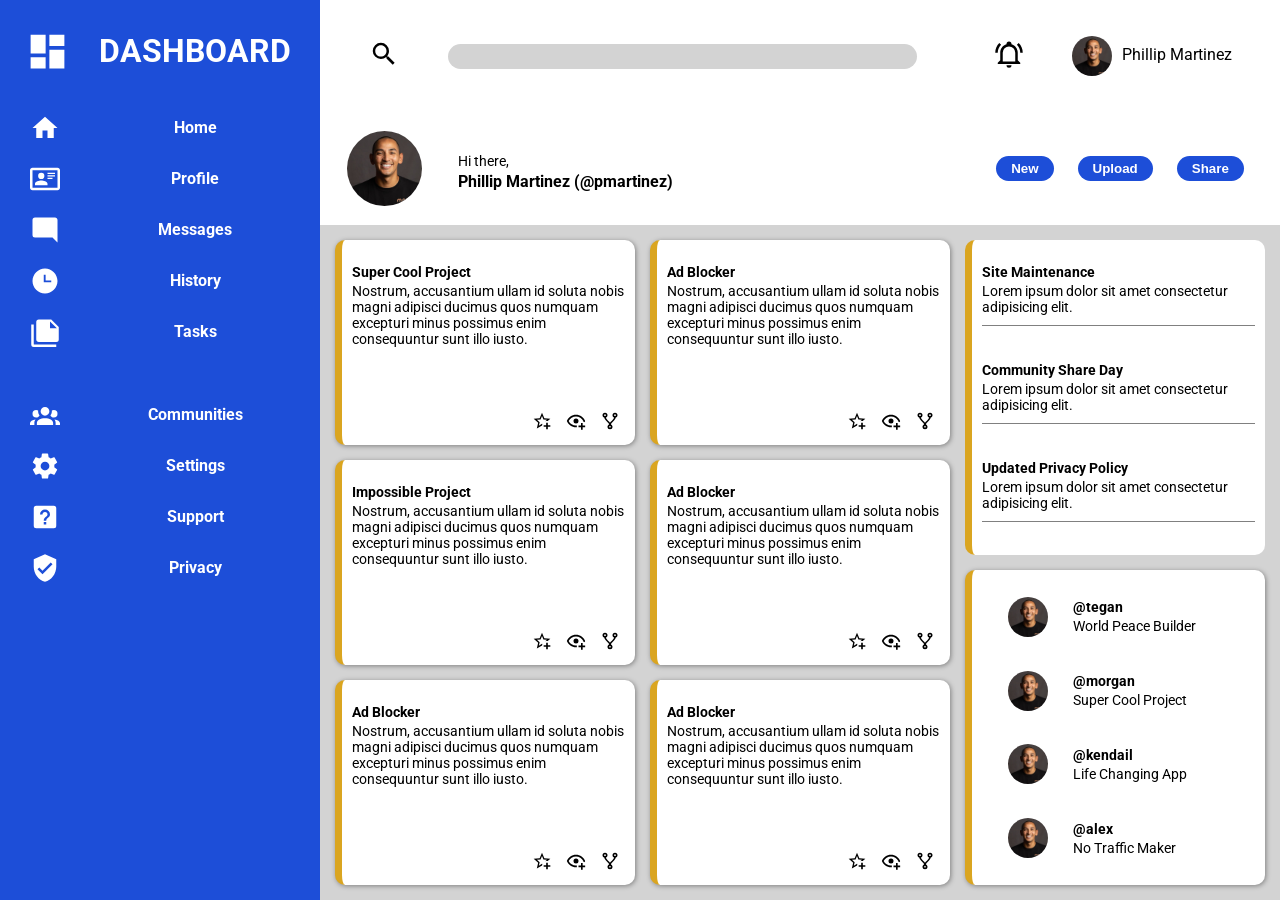
<file: index.html>
<!DOCTYPE html>
<html lang="en">

<head>
    <meta charset="UTF-8">
    <meta name="viewport" content="width=device-width, initial-scale=1.0">
    <title>Admin Dashboard</title>
    <link rel="preconnect" href="https://fonts.googleapis.com">
    <link rel="preconnect" href="https://fonts.gstatic.com" crossorigin>
    <link
        href="https://fonts.googleapis.com/css2?family=Roboto:ital,wght@0,100;0,300;0,400;0,500;0,700;0,900;1,100;1,300;1,400;1,500;1,700;1,900&display=swap"
        rel="stylesheet">
    <link rel="stylesheet" href="adminDashboard.css">
</head>

<body>
    <div id="gridContainer">
        <div id="leftNavbar">
            <div id="leftNavbarInnerGrid">
                <img class="icon" id="dashboardIcon" src="images/view-dashboard.svg">
                <p id="logoWording" class="wording">DASHBOARD</p>

                <img class="icon" id="homeIcon" src="images/home.svg">
                <p class="wording">Home</p>

                <img class="icon" id="profileIcon" src="images/card-account-details-outline.svg">
                <p class="wording">Profile</p>

                <img class="icon" id="messagesIcon" src="images/message-reply.svg">
                <p class="wording">Messages</p>

                <img class="icon" id="historyIcon" src="images/clock-time-three.svg">
                <p class="wording">History</p>

                <img class="icon" id="tasksIcon" src="images/note-multiple.svg">
                <p class="wording">Tasks</p>

                <img class="icon" id="communitiesIcon" src="images/account-group.svg">
                <p class="wording" id="communitiesWording">Communities</p>

                <img class="icon" id="settingsIcon" src="images/cog.svg">
                <p>Settings</p>

                <img class="icon" id="supportIcon" src="images/help-box.svg">
                <p class="wording">Support</p>

                <img class="icon" id="privacyIcon" src="images/shield-check.svg">
                <p class="wording">Privacy</p>
            </div>
        </div>
        <div id="topNavBar">
            <div id="topNavBarInnerGrid">
                <div id="topNavBarTop">
                    <div id="searchBarContainer">
                        <div id="searchIcon">
                            <img src="images/magnify.svg">
                        </div>
                        <div id="searchBar">
                            <input id="searchText">
                        </div>
                    </div>
                    <div id="userAlerts">
                        <div id="topRightContainer">
                            <img src="images/bell-ring-outline.svg">
                        </div>
                        <div id="topRightContainer2">
                            <img id="mainUserAvatar" class="trendingAvatars" src="images/Head_shot.jpg"
                                alt="Head shot avatar"><span id="userName">Phillip Martinez</span>
                        </div>
                    </div>
                </div>
                <div id="topNavBarBottom">
                    <div id="userWelcome">
                        <div id="largeUserAvatarContainer">
                            <img id="largeUserAvatar" src="images/Head_shot.jpg" alt="Head shot avatar">
                        </div>
                        <div id="userNameText">
                            <p id="hiThereText">Hi there,</p>
                            <p id="userNameAndHandle">Phillip Martinez (@pmartinez)</p>
                        </div>
                    </div>
                    <div id="buttonsContainer">
                        <button id="newButton" class="TopNavButtons">New</button>
                        <button id="uploadButton" class="TopNavButtons">Upload</button>
                        <button id="shareButton" class="TopNavButtons">Share</button>
                    </div>
                </div>
            </div>
        </div>
        <div id="mainSection">
            <div id="leftBoxes">
                <div id="leftBoxOne" class="mainSectionBoxes">
                    <div id="leftBoxOneText">
                        <p id="leftBoxOneTitle">Super Cool Project</p>
                        <p id="leftBoxOneDesc">Nostrum, accusantium ullam id soluta nobis magni adipisci ducimus quos
                            numquam excepturi minus possimus enim consequuntur sunt illo iusto.</p>
                    </div>
                    <div id="leftBoxOneIcons">
                        <img class="starIcon" src="images/star-plus-outline.svg">
                        <img class="eyeIcon" src="images/eye-plus-outline.svg">
                        <img class="forkIcon" src="images/source-fork.svg">
                    </div>
                </div>
                <div id="leftBoxTwo" class="mainSectionBoxes">
                    <div id="leftBoxTwoText">
                        <p id="leftBoxTwoTitle">Impossible Project</p>
                        <p id="leftBoxTwoDesc">Nostrum, accusantium ullam id soluta nobis magni adipisci ducimus quos
                            numquam excepturi minus possimus enim consequuntur sunt illo iusto.</p>
                    </div>
                    <div id="leftBoxTwoIcons">
                        <img class="starIcon" src="images/star-plus-outline.svg">
                        <img class="eyeIcon" src="images/eye-plus-outline.svg">
                        <img class="forkIcon" src="images/source-fork.svg">
                    </div>
                </div>
                <div id="leftBoxThree" class="mainSectionBoxes">
                    <div id="leftBoxThreeText">
                        <p id="leftBoxThreeTitle">Ad Blocker</p>
                        <p id="leftBoxThreeDesc">Nostrum, accusantium ullam id soluta nobis magni adipisci ducimus quos
                            numquam excepturi minus possimus enim consequuntur sunt illo iusto.</p>
                    </div>
                    <div id="leftBoxThreeIcons">
                        <img class="starIcon" src="images/star-plus-outline.svg">
                        <img class="eyeIcon" src="images/eye-plus-outline.svg">
                        <img class="forkIcon" src="images/source-fork.svg">
                    </div>
                </div>
            </div>
            <div id="middleBoxes">
                <div id="middleBoxOne" class="mainSectionBoxes">
                    <div id="middleBoxOneText">
                        <p id="middleBoxOneTitle">Ad Blocker</p>
                        <p id="middleBoxOneDesc">Nostrum, accusantium ullam id soluta nobis magni adipisci ducimus quos
                            numquam excepturi minus possimus enim consequuntur sunt illo iusto.</p>
                    </div>
                    <div id="middleBoxOneIcons">
                        <img class="starIcon" src="images/star-plus-outline.svg">
                        <img class="eyeIcon" src="images/eye-plus-outline.svg">
                        <img class="forkIcon" src="images/source-fork.svg">
                    </div>
                </div>
                <div id="middleBoxTwo" class="mainSectionBoxes">
                    <div id="middleBoxTwoText">
                        <p id="middleBoxTwoTitle">Ad Blocker</p>
                        <p id="middleBoxTwoDesc">Nostrum, accusantium ullam id soluta nobis magni adipisci ducimus quos
                            numquam excepturi minus possimus enim consequuntur sunt illo iusto.</p>
                    </div>
                    <div id="middleBoxTwoIcons">
                        <img class="starIcon" src="images/star-plus-outline.svg">
                        <img class="eyeIcon" src="images/eye-plus-outline.svg">
                        <img class="forkIcon" src="images/source-fork.svg">
                    </div>
                </div>
                <div id="middleBoxThree" class="mainSectionBoxes">
                    <div id="middleBoxThreeText">
                        <p id="middleBoxThreeTitle">Ad Blocker</p>
                        <p id="middleBoxThreeDesc">Nostrum, accusantium ullam id soluta nobis magni adipisci ducimus
                            quos numquam excepturi minus possimus enim consequuntur sunt illo iusto.</p>
                    </div>
                    <div id="middleBoxThreeIcons">
                        <img class="starIcon" src="images/star-plus-outline.svg">
                        <img class="eyeIcon" src="images/eye-plus-outline.svg">
                        <img class="forkIcon" src="images/source-fork.svg">
                    </div>
                </div>
            </div>
            <div id="rightBoxes">
                <div id="rightBoxOne" class="mainSectionBoxes">
                    <div id="rightBoxOneFirst">
                        <p class="rightBoxesTopTitle">Site Maintenance</p>
                        <p class="rightBoxesTopText">Lorem ipsum dolor sit amet consectetur adipisicing elit.</p>
                    </div>
                    <div id="rightBoxOneSecond">
                        <div id="rightBoxOneSecond">
                            <p class="rightBoxesTopTitle">Community Share Day</p>
                            <p class="rightBoxesTopText">Lorem ipsum dolor sit amet consectetur adipisicing elit.</p>
                        </div>
                    </div>
                    <div id="rightBoxOneThird">
                        <div id="rightBoxOneThird">
                            <p class="rightBoxesTopTitle">Updated Privacy Policy</p>
                            <p class="rightBoxesTopText">Lorem ipsum dolor sit amet consectetur adipisicing elit.</p>
                        </div>
                    </div>
                </div>
                <div id="rightBoxTwo" class="mainSectionBoxes">
                    <div class="trending" id="trendingOneAvatarContainer">
                        <img id="trendingOneAvatar" class="trendingAvatars" src="images/Head_shot.jpg"
                            alt="Head shot avatar">
                    </div>
                    <div id="trendingOneTextContainer">
                        <p class="user">@tegan</p>
                        <p class="userLine">World Peace Builder</p>
                    </div>

                    <div class="trending" id="trendingTwoAvatarContainer">
                        <img id="trendingTwoAvatar" class="trendingAvatars" src="images/Head_shot.jpg"
                            alt="Head shot avatar">
                    </div>
                    <div id="trendingTwoTextContainer">
                        <p class="user">@morgan</p>
                        <p class="userLine">Super Cool Project</p>
                    </div>

                    <div class="trending" id="trendingThreeAvatarContainer">
                        <img id="trendingThreeAvatar" class="trendingAvatars" src="images/Head_shot.jpg"
                            alt="Head shot avatar">
                    </div>
                    <div id="trendingThreeTextContainer">
                        <p class="user">@kendail</p>
                        <p class="userLine">Life Changing App</p>
                    </div>

                    <div class="trending" id="trendingFourAvatarContainer">
                        <img id="trendingFourAvatar" class="trendingAvatars" src="images/Head_shot.jpg"
                            alt="Head shot avatar">
                    </div>
                    <div id="trendingFourTextContainer">
                        <p class="user">@alex</p>
                        <p class="userLine">No Traffic Maker</p>
                    </div>
                </div>
            </div>
        </div>

    </div>
</body>

</html>
</file>
<file: adminDashboard.css>
body {
    font-family: Roboto, sans-serif;
    margin: 0;
}

#gridContainer {
    display: grid;
    grid-template-rows: repeat(4, 1fr);
    grid-template-columns: repeat(4, 1fr);
    height: 100vh;
    width: 100%;

}

/* #gridContainer div{
    border: 1px solid red;
} */
#leftNavbar {
    background-color: #1d4ed8;
    grid-column-start: 1;
    grid-column-end: 2;
    grid-row-start: 1;
    grid-row-end: 5;
    text-align: center;
}

#leftNavbarInnerGrid {
    display: grid;
    color: white;
    grid-template-columns: auto 1fr;
    align-items: center;
    padding-left: 20px;
    font-weight: bold;
}

#icon {
    grid-column-start: 1;
    grid-column-end: 2;
    grid-row-start: 1;
    grid-row-end: 2;
}

#icon:hover {
    box-shadow: 5px 5px 11px black;
}

#wording {
    grid-column-start: 2;
    grid-column-end: 3;
    grid-row-start: 2;
    grid-row-end: 3;
}

#logoWording {
    font-size: 2rem;
}

#dashboardIcon {
    padding-left: 5px;
}

#topNavBarTop {
    display: grid;
    grid-template-rows: 1fr;
    grid-template-columns: 2fr 1fr;
}

#topNavBarBottom {
    display: grid;
    grid-template-rows: 1fr;
    grid-template-columns: 2fr 1fr;
}

#buttonsContainer {
    align-content: center;
    text-align: center;
}

.TopNavButtons {
    border-radius: 15px;
    border: 0px;
    background-color: #1d4ed8;
    color: white;
    padding: 5px 15px;
    margin: auto;
    font-weight: bold;
}

#searchBarContainer {
    display: grid;
    grid-template-rows: 1fr;
    grid-template-columns: 1fr 4fr;
}

#searchIcon {
    align-content: center;
    text-align: center;
}

#searchBar {
    align-content: center;
    text-align: left;
}

#userAlerts {
    display: grid;
    grid-template-rows: 1fr;
    grid-template-columns: 1fr 4fr;
}

#topRightContainer {
    align-content: center;
    text-align: right;
}

#searchText {
    border-radius: 15px;
    border: 0;
    background-color: lightgray;
    padding-left: 150px;
    padding-right: 150px;
    padding-top: 5px;
    padding-bottom: 5px;
}

#userWelcome {
    display: grid;
    grid-template-rows: 1fr;
    grid-template-columns: 1fr 4fr;
}

#largeUserAvatarContainer {
    grid-column-start: 1;
    grid-column-end: 2;
    grid-row-start: 1;
    grid-row-end: 2;
    text-align: center;
    align-content: center;
}

#largeUserAvatar {
    height: 75px;
    width: 75px;
    border-radius: 50%;
    vertical-align: middle;
}

#userNameText {
    padding-left: 10px;
}

#hiThereText {
    margin-top: 10px;
    margin-bottom: 3px;
    font-size: .85rem;
}

#userNameText {
    align-content: center;
}

#userNameAndHandle {
    margin-top: 3px;
    margin-bottom: 3px;
    font-weight: bold;
}

#topRightContainer2 {
    align-content: center;
    text-align: center;
}

#mainUserAvatar {
    margin-right: 10px;
}

#newButton {
    margin-left: 10px;
    margin-right: 10px;
}

#uploadButton,
#shareButton {
    margin-left: 10px;
    margin-right: 10px;
}

#homeIcon,
#profileIcon,
#messagesIcon,
#historyIcon,
#tasksIcon,
#communitiesIcon,
#settingsIcon,
#supportIcon,
#privacyIcon {
    padding-left: 10px;
}

#communitiesIcon {
    margin-top: 32px;
}

#communitiesWording {
    margin-top: 48px;
}

#topNavBar {
    grid-column-start: 2;
    grid-column-end: 5;
    grid-row-start: 1;
    grid-row-end: 2;
    display: grid
}

#topNavBarInnerGrid {
    display: grid;
    grid-template-rows: repeat(2, 1fr);
    grid-template-columns: repeat(3, 1fr);
}

#topNavBarTop {
    grid-column-start: 1;
    grid-column-end: 4;
    grid-row-start: 1;
    grid-row-end: 2;
}

#topNavBarBottom {
    grid-column-start: 1;
    grid-column-end: 4;
    grid-row-start: 2;
    grid-row-end: 3;
}

#mainSection {
    grid-template-rows: repeat(3, 1fr);
    grid-template-columns: repeat(3, 1fr);
    grid-column-start: 2;
    grid-column-end: 5;
    grid-row-start: 2;
    grid-row-end: 5;
    display: grid;
    gap: 15px;
    padding: 15px;
    background-color: lightgrey;
    box-sizing: border-box;
}

#leftBoxes {
    grid-column-start: 1;
    grid-column-end: 2;
    grid-row-start: 1;
    grid-row-end: 4;
    display: grid;
    grid-template-rows: repeat(3, 1fr);
    grid-template-columns: repeat(1, 1fr);
    gap: 15px;
    box-sizing: border-box;
}

#middleBoxes {
    grid-column-start: 2;
    grid-column-end: 3;
    grid-row-start: 1;
    grid-row-end: 4;
    display: grid;
    grid-template-rows: repeat(3, 1fr);
    grid-template-columns: repeat(1, 1fr);
    gap: 15px;
    box-sizing: border-box;
}

#rightBoxes {
    grid-column-start: 3;
    grid-column-end: 4;
    grid-row-start: 1;
    grid-row-end: 4;
    display: grid;
    grid-template-rows: repeat(2, 1fr);
    grid-template-columns: repeat(1, 1fr);
    gap: 15px;
    box-sizing: border-box;
}

.mainSectionBoxes {
    background-color: white;
    padding: 10px;
    border-radius: 10px;
    border-left: solid 7px goldenrod;
}

#leftBoxOne,
#leftBoxTwo,
#leftBoxThree,
#middleBoxOne,
#middleBoxTwo,
#middleBoxThree {
    display: grid;
    grid-template-rows: 1fr auto;
    grid-template-columns: 1fr;
    box-shadow: 1px 1px 5px grey;
}

#leftBoxOneText,
#leftBoxTwoText,
#leftBoxThreeText,
#middleBoxOneText,
#middleBoxTwoText,
#middleBoxThreeText {
    font-size: .85rem;
}

#leftBoxOneTitle,
#leftBoxTwoTitle,
#leftBoxThreeTitle,
#middleBoxOneTitle,
#middleBoxTwoTitle,
#middleBoxThreeTitle {
    font-weight: bold;
    margin-bottom: 3px;
}

#leftBoxOneIcons,
#leftBoxTwoIcons,
#leftBoxThreeIcons,
#middleBoxOneIcons,
#middleBoxTwoIcons,
#middleBoxThreeIcons {
    text-align: right;
}

#leftBoxOneDesc,
#leftBoxTwoDesc,
#leftBoxThreeDesc,
#middleBoxOneDesc,
#middleBoxTwoDesc,
#middleBoxThreeDesc {
    margin-top: 3px;
}

.starIcon,
.eyeIcon,
.forkIcon {
    margin-left: 5px;
    margin-right: 5px;
}

#rightBoxOne {
    display: grid;
    grid-template-rows: 1fr 1fr 1fr;
    grid-template-columns: 1fr;
    font-size: .85rem;
}

.rightBoxesTopTitle {
    font-weight: bold;
    margin-bottom: 3px;

}

.rightBoxesTopText {
    margin-top: 3px;
    padding-bottom: 10px;
    margin-bottom: 6px;
    border-bottom: 1px solid gray;
}

#rightBoxTwo {
    display: grid;
    grid-template-rows: 1fr 1fr 1fr 1fr;
    grid-template-columns: 1fr 2fr;
    align-items: center;
    box-shadow: 1px 1px 5px grey;
}

.trendingAvatars {
    width: 40px;
    height: 40px;
    border-radius: 50%;
    vertical-align: middle;
}

#trendingOneAvatarContainer {
    grid-column-start: 1;
    grid-column-end: 2;
    grid-row-start: 1;
    grid-row-end: 2;
    text-align: center;
}

#trendingTwoAvatarContainer {
    grid-column-start: 1;
    grid-column-end: 2;
    grid-row-start: 2;
    grid-row-end: 3;
    text-align: center;
}

#trendingThreeAvatarContainer {
    grid-column-start: 1;
    grid-column-end: 2;
    grid-row-start: 3;
    grid-row-end: 4;
    text-align: center;
}

#trendingFourAvatarContainer {
    grid-column-start: 1;
    grid-column-end: 2;
    grid-row-start: 4;
    grid-row-end: 5;
    text-align: center;
}

#trendingOneTextContainer {
    grid-column-start: 2;
    grid-column-end: 3;
    grid-row-start: 1;
    grid-row-end: 2;
    text-align: left;
}

#trendingTwoTextContainer {
    grid-column-start: 2;
    grid-column-end: 3;
    grid-row-start: 2;
    grid-row-end: 3;
    text-align: left;
}

#trendingThreeTextContainer {
    grid-column-start: 2;
    grid-column-end: 3;
    grid-row-start: 3;
    grid-row-end: 4;
    text-align: left;
}

#trendingFourTextContainer {
    grid-column-start: 2;
    grid-column-end: 3;
    grid-row-start: 4;
    grid-row-end: 5;
    text-align: left;
}

.user {
    margin-top: 10px;
    margin-bottom: 3px;
    font-size: .85rem;
    font-weight: bold;
}

.userLine {
    margin-top: 3px;
    margin-bottom: 10px;
    font-size: .85rem;
}
</file>
